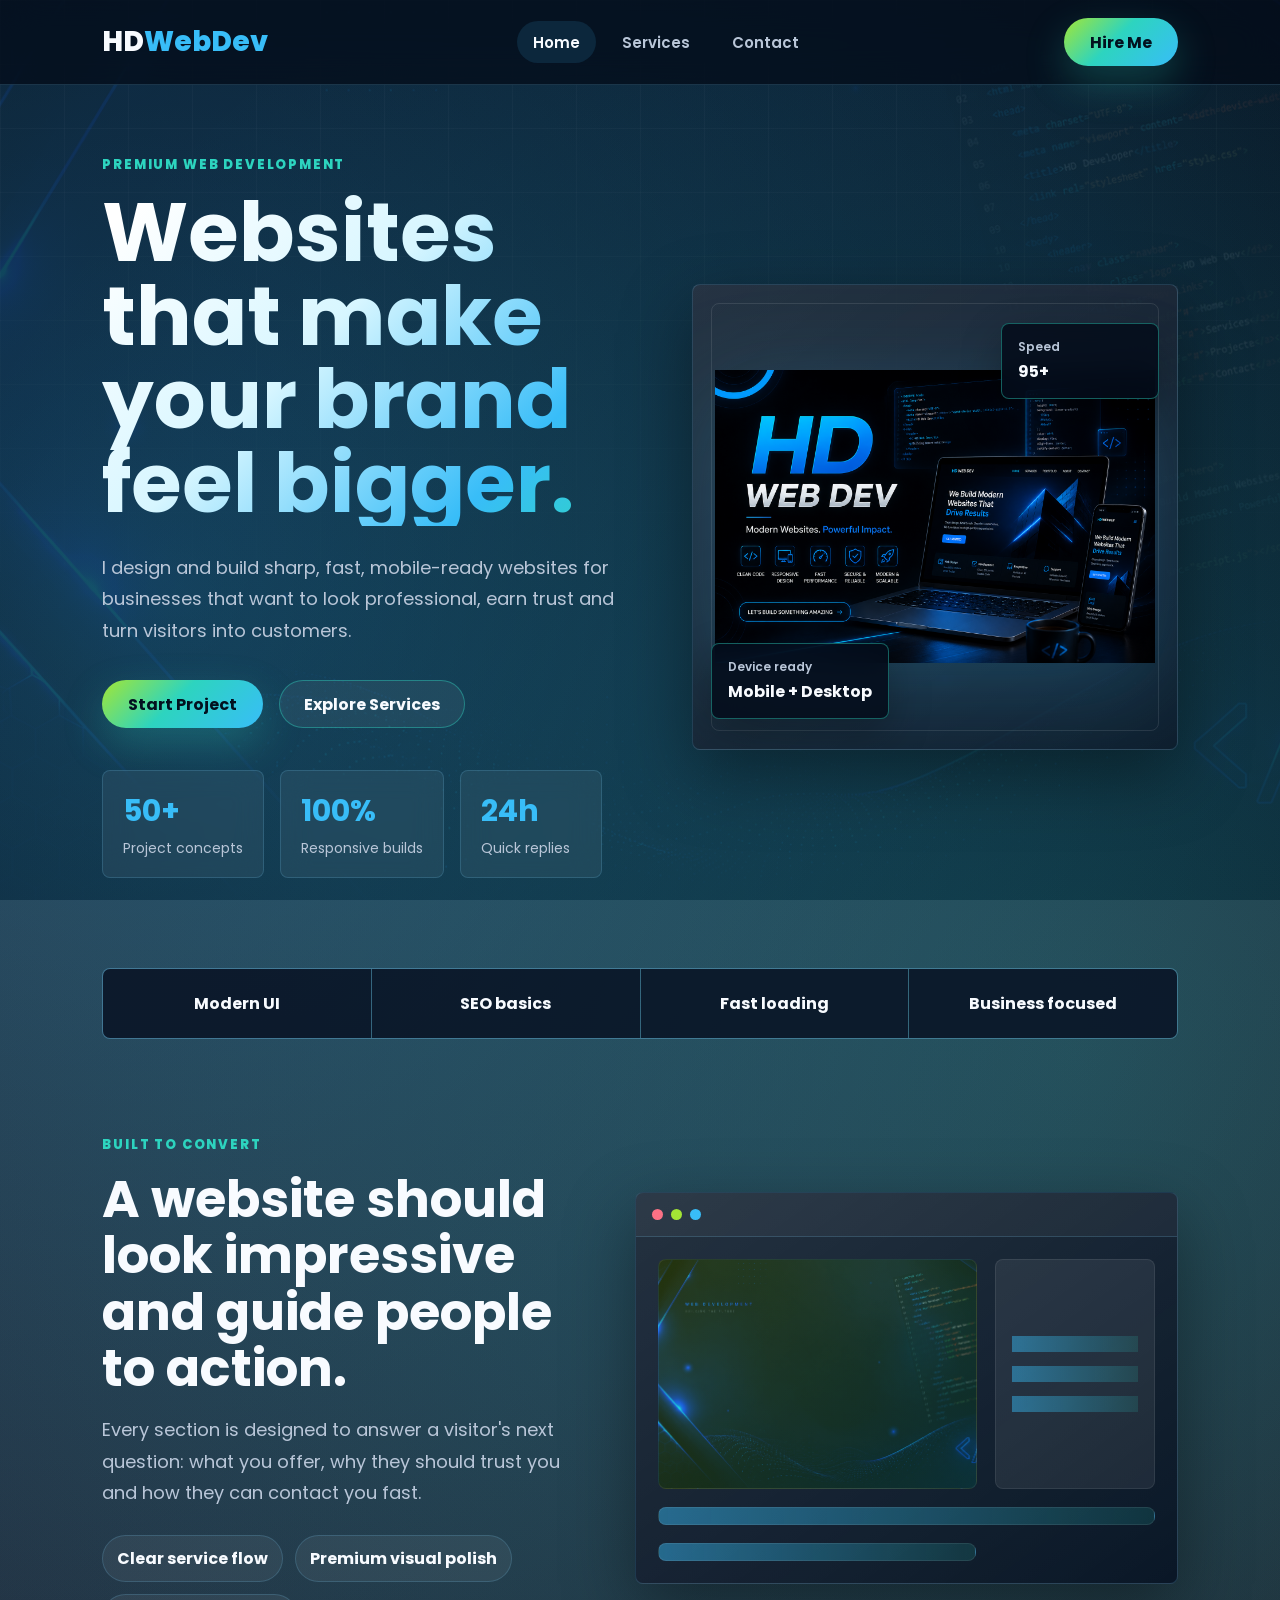
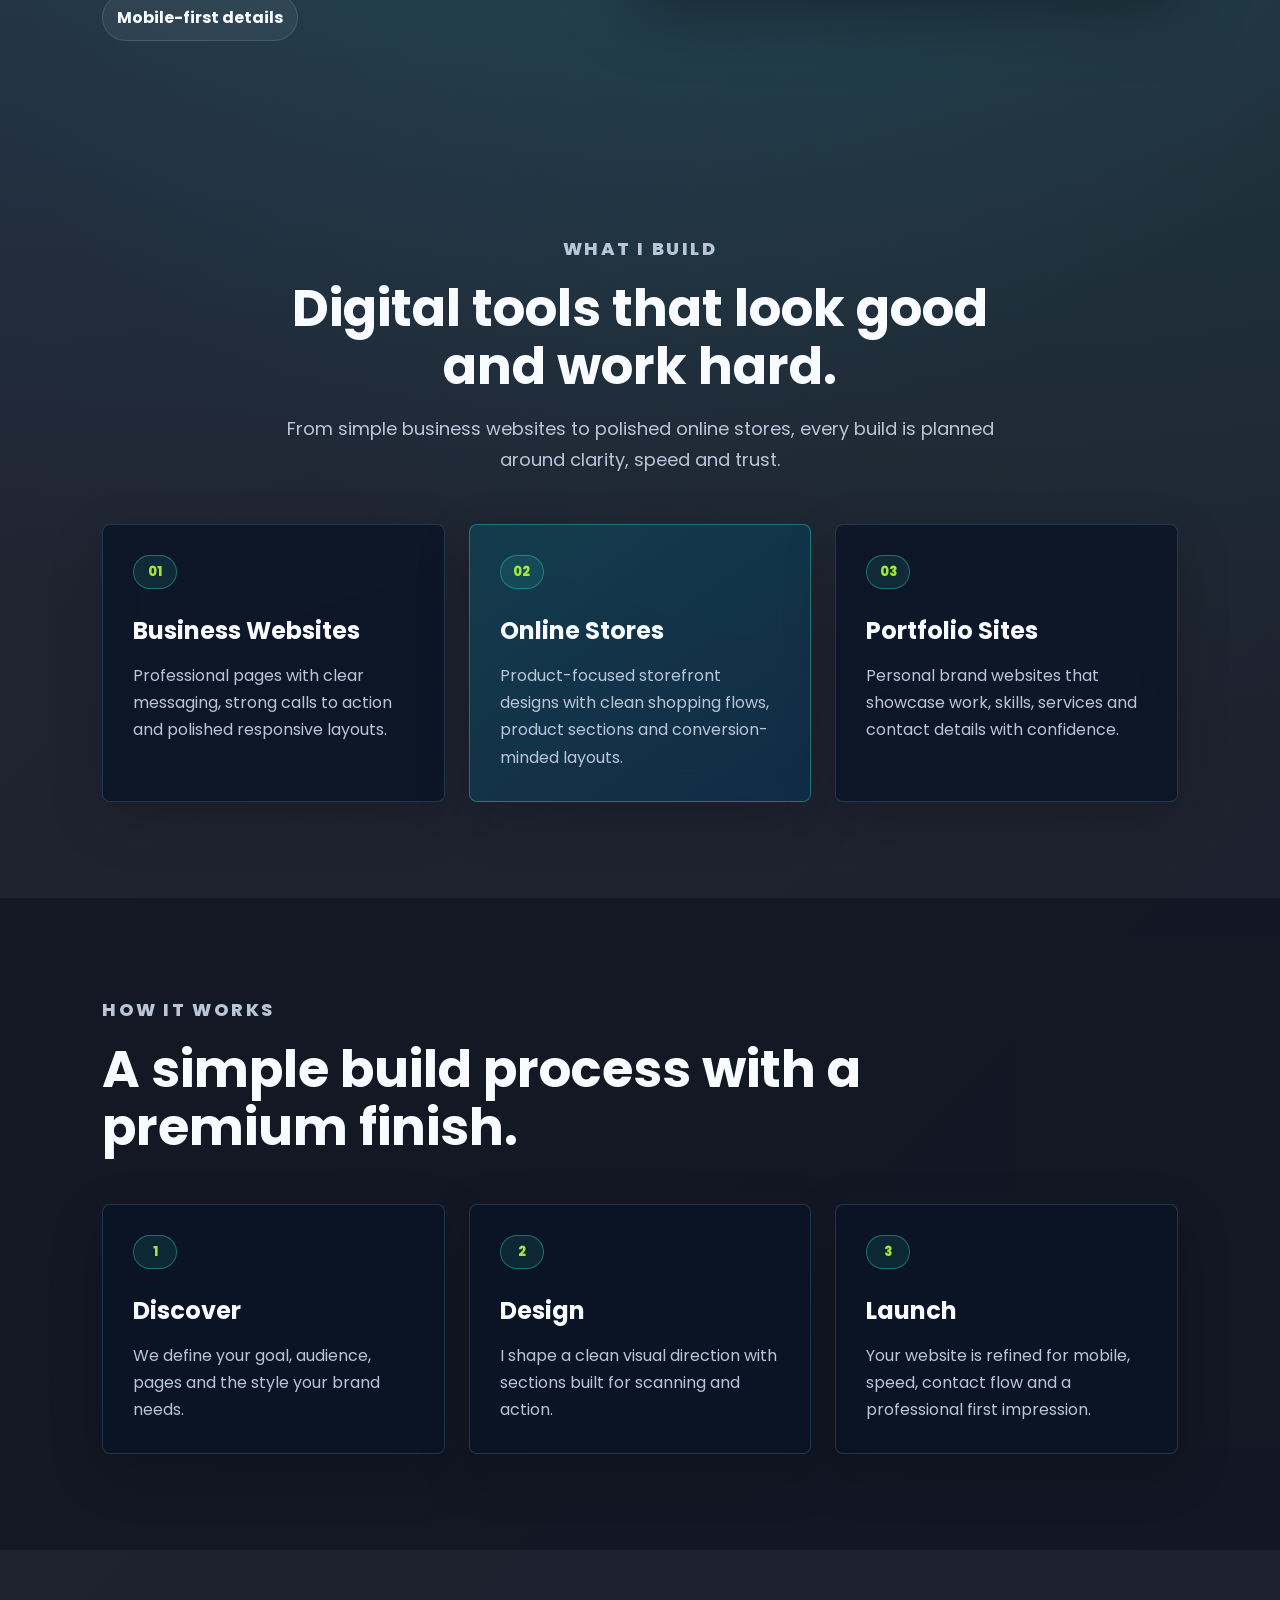
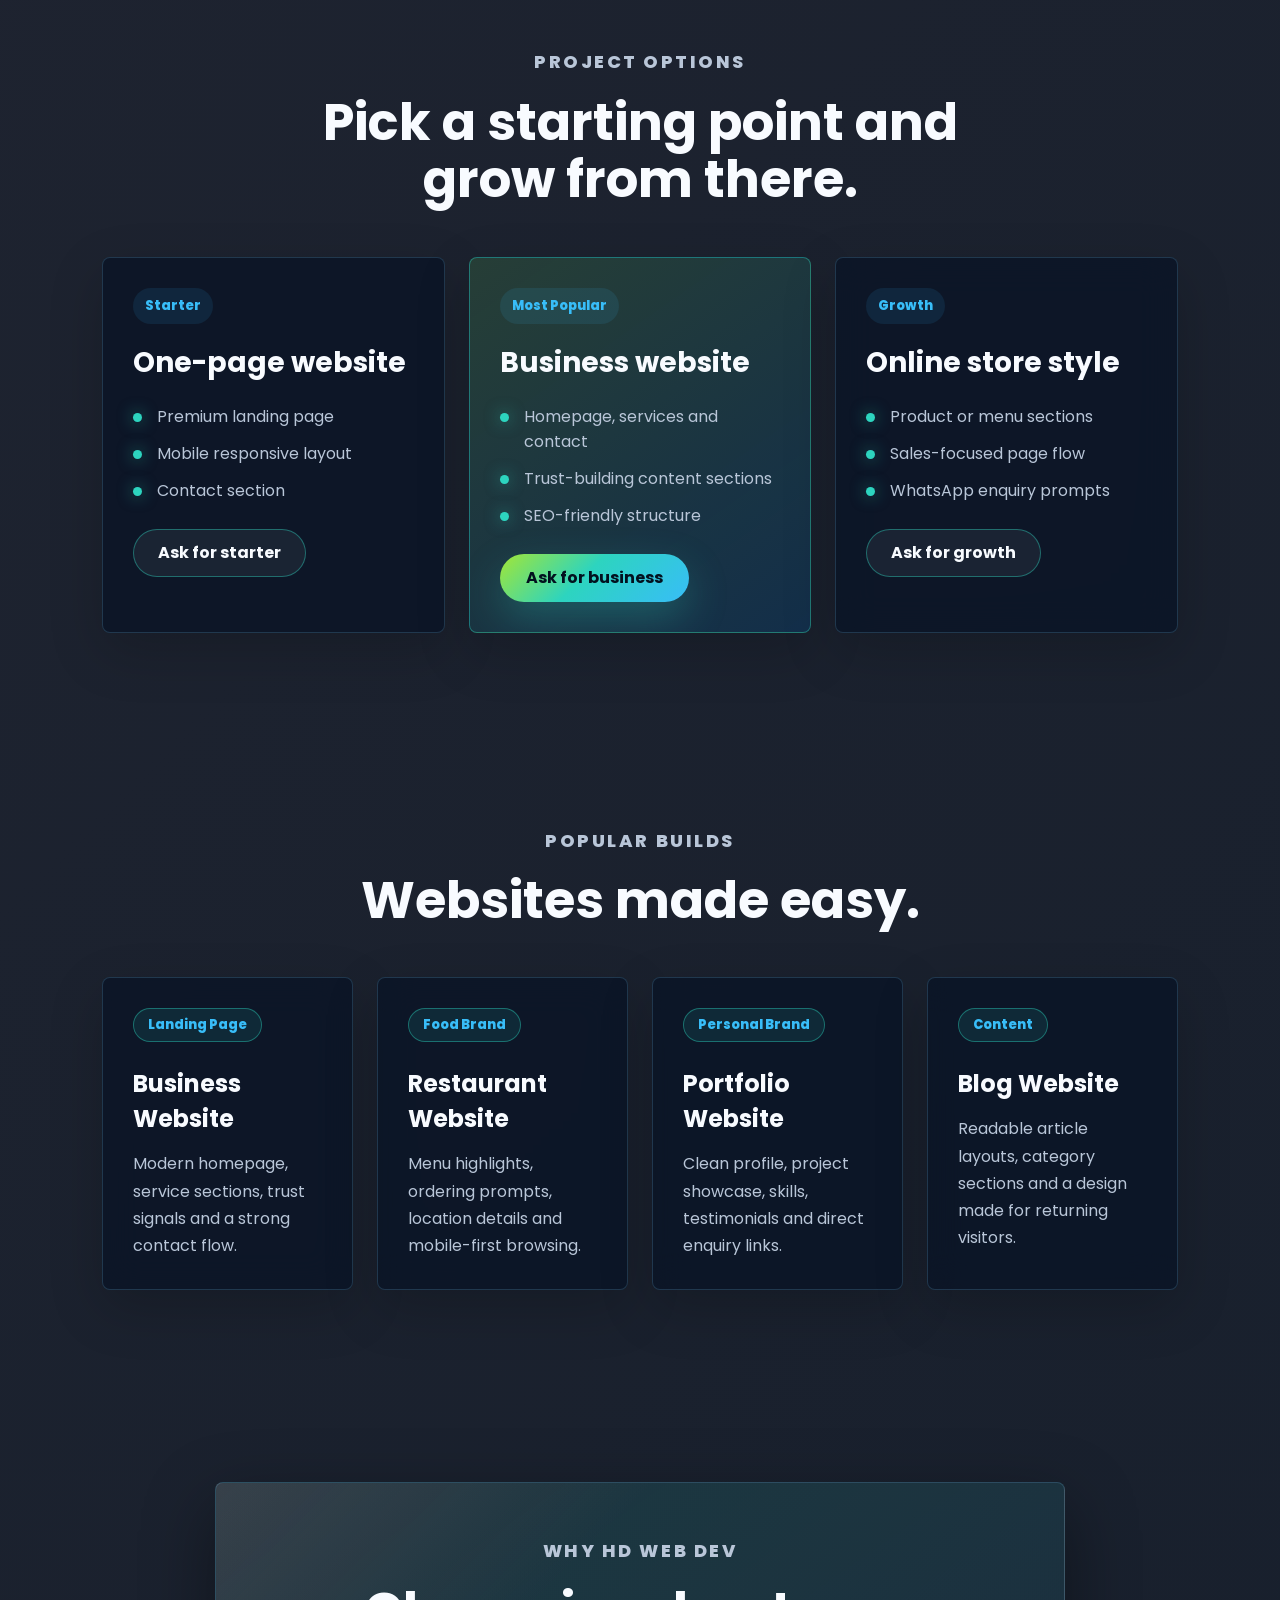
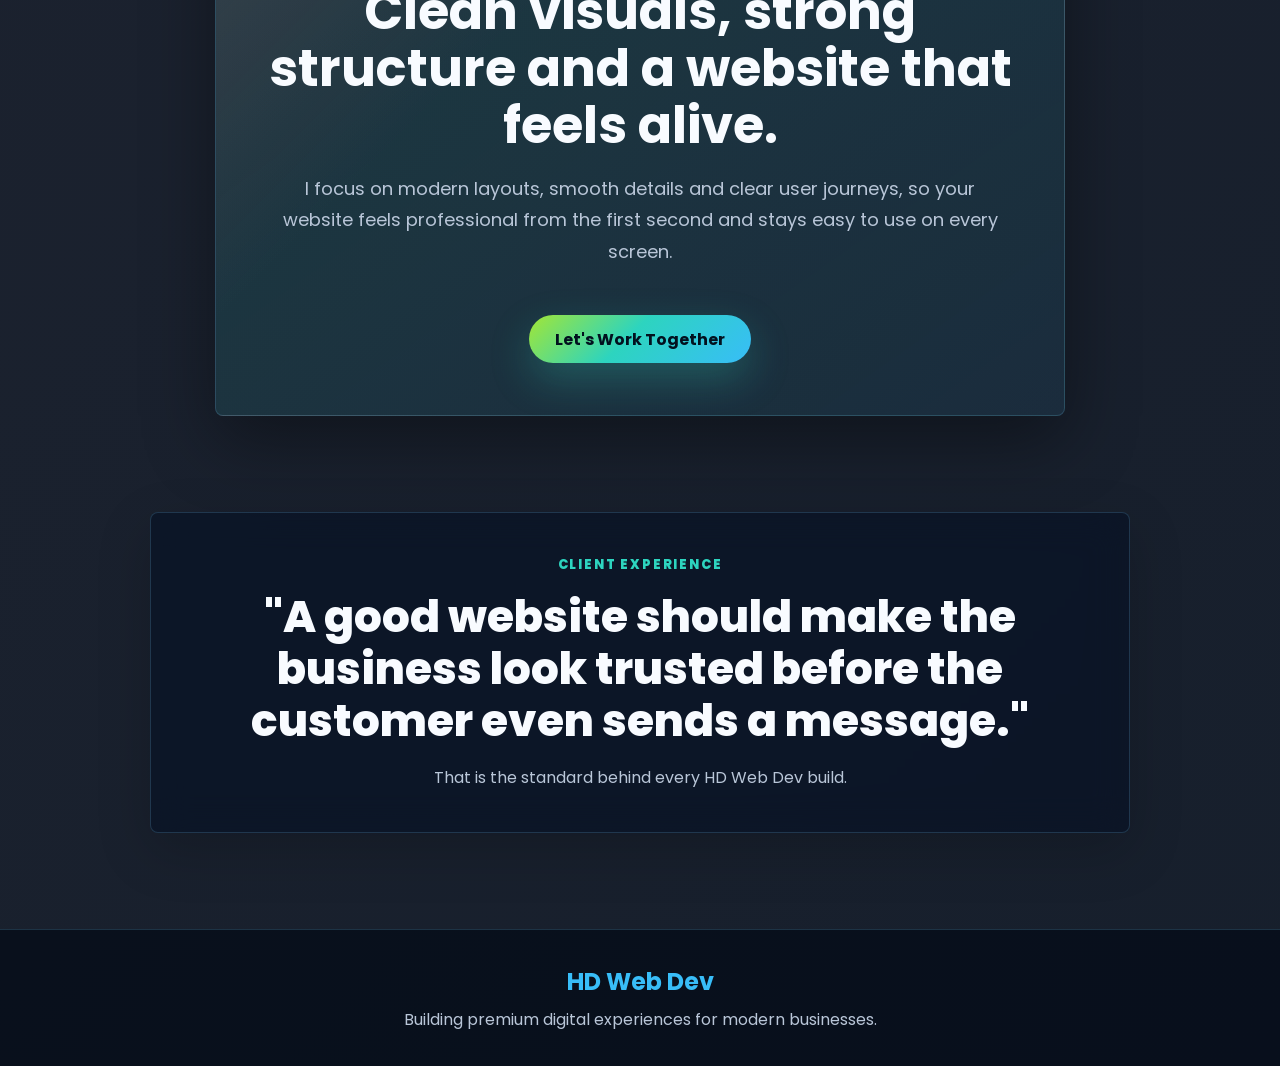
<file: index.html>
<!DOCTYPE html>
<html lang="en">
<head>
<meta charset="UTF-8">
<meta name="viewport" content="width=device-width, initial-scale=1.0">
<title>HD Web Dev | Premium Websites</title>
<meta name="description" content="HD Web Dev builds fast, responsive and modern websites for businesses, brands and online stores.">
<link rel="preconnect" href="https://fonts.googleapis.com">
<link rel="preconnect" href="https://fonts.gstatic.com" crossorigin>
<link href="https://fonts.googleapis.com/css2?family=Poppins:wght@300;400;500;600;700;800&display=swap" rel="stylesheet">
<link rel="stylesheet" href="style.css">
</head>
<body>

<header class="site-header">
    <nav class="navbar" aria-label="Main navigation">
        <a class="logo" href="index.html" aria-label="HD Web Dev home">HD<span>WebDev</span></a>

        <button class="menu-toggle" type="button" aria-label="Open menu" aria-expanded="false" aria-controls="primary-navigation">
            <span></span>
            <span></span>
            <span></span>
        </button>

        <ul class="nav-links" id="primary-navigation">
            <li><a href="index.html" aria-current="page">Home</a></li>
            <li><a href="services.html">Services</a></li>
            <li><a href="contact.html">Contact</a></li>
        </ul>

        <a href="contact.html" class="hire-btn">Hire Me</a>
    </nav>
</header>

<main>
    <section class="hero">
        <div class="hero-content">
            <p class="small-title">PREMIUM WEB DEVELOPMENT</p>

            <h1>Websites that make your brand feel bigger.</h1>

            <p class="hero-text">
                I design and build sharp, fast, mobile-ready websites for businesses that want to look professional, earn trust and turn visitors into customers.
            </p>

            <div class="hero-buttons" aria-label="Primary actions">
                <a href="contact.html" class="primary-btn">Start Project</a>
                <a href="services.html" class="secondary-btn">Explore Services</a>
            </div>

            <div class="stats" aria-label="Business highlights">
                <div class="stat-box">
                    <h2><span class="count-up" data-target="50">50</span>+</h2>
                    <p>Project concepts</p>
                </div>

                <div class="stat-box">
                    <h2><span class="count-up" data-target="100">100</span>%</h2>
                    <p>Responsive builds</p>
                </div>

                <div class="stat-box">
                    <h2><span class="count-up" data-target="24">24</span>h</h2>
                    <p>Quick replies</p>
                </div>
            </div>
        </div>

        <div class="hero-showcase" aria-label="Website preview">
            <img src="images/HD WEB DEV.png" alt="HD Web Dev digital design preview">
            <div class="floating-panel panel-top">
                <span>Speed</span>
                <strong>95+</strong>
            </div>
            <div class="floating-panel panel-bottom">
                <span>Device ready</span>
                <strong>Mobile + Desktop</strong>
            </div>
        </div>
    </section>

    <section class="trust-strip" aria-label="Website benefits">
        <span>Modern UI</span>
        <span>SEO basics</span>
        <span>Fast loading</span>
        <span>Business focused</span>
    </section>

    <section class="spotlight-section">
        <div class="spotlight-copy">
            <p class="small-title">BUILT TO CONVERT</p>
            <h2>A website should look impressive and guide people to action.</h2>
            <p>
                Every section is designed to answer a visitor's next question: what you offer, why they should trust you and how they can contact you fast.
            </p>
            <div class="spotlight-list">
                <span>Clear service flow</span>
                <span>Premium visual polish</span>
                <span>Mobile-first details</span>
            </div>
        </div>

        <div class="browser-mockup" aria-label="Website quality dashboard">
            <div class="browser-bar">
                <span></span>
                <span></span>
                <span></span>
            </div>
            <div class="mockup-grid">
                <div class="mockup-main"></div>
                <div class="mockup-side">
                    <span></span>
                    <span></span>
                    <span></span>
                </div>
                <div class="mockup-row"></div>
                <div class="mockup-row short"></div>
            </div>
        </div>
    </section>

    <section class="services">
        <div class="section-title">
            <p class="small-title">WHAT I BUILD</p>
            <h2>Digital tools that look good and work hard.</h2>
            <p>From simple business websites to polished online stores, every build is planned around clarity, speed and trust.</p>
        </div>

        <div class="service-container">
            <article class="service-card">
                <div class="icon">01</div>
                <h3>Business Websites</h3>
                <p>Professional pages with clear messaging, strong calls to action and polished responsive layouts.</p>
            </article>

            <article class="service-card featured-card">
                <div class="icon">02</div>
                <h3>Online Stores</h3>
                <p>Product-focused storefront designs with clean shopping flows, product sections and conversion-minded layouts.</p>
            </article>

            <article class="service-card">
                <div class="icon">03</div>
                <h3>Portfolio Sites</h3>
                <p>Personal brand websites that showcase work, skills, services and contact details with confidence.</p>
            </article>
        </div>
    </section>

    <section class="process-section">
        <div class="section-title align-left">
            <p class="small-title">HOW IT WORKS</p>
            <h2>A simple build process with a premium finish.</h2>
        </div>

        <div class="process-grid">
            <article>
                <span>1</span>
                <h3>Discover</h3>
                <p>We define your goal, audience, pages and the style your brand needs.</p>
            </article>
            <article>
                <span>2</span>
                <h3>Design</h3>
                <p>I shape a clean visual direction with sections built for scanning and action.</p>
            </article>
            <article>
                <span>3</span>
                <h3>Launch</h3>
                <p>Your website is refined for mobile, speed, contact flow and a professional first impression.</p>
            </article>
        </div>
    </section>

    <section class="pricing-section">
        <div class="section-title">
            <p class="small-title">PROJECT OPTIONS</p>
            <h2>Pick a starting point and grow from there.</h2>
        </div>

        <div class="pricing-grid">
            <article class="pricing-card">
                <p>Starter</p>
                <h3>One-page website</h3>
                <ul>
                    <li>Premium landing page</li>
                    <li>Mobile responsive layout</li>
                    <li>Contact section</li>
                </ul>
                <a href="contact.html" class="service-link">Ask for starter</a>
            </article>

            <article class="pricing-card popular">
                <p>Most Popular</p>
                <h3>Business website</h3>
                <ul>
                    <li>Homepage, services and contact</li>
                    <li>Trust-building content sections</li>
                    <li>SEO-friendly structure</li>
                </ul>
                <a href="contact.html" class="primary-btn">Ask for business</a>
            </article>

            <article class="pricing-card">
                <p>Growth</p>
                <h3>Online store style</h3>
                <ul>
                    <li>Product or menu sections</li>
                    <li>Sales-focused page flow</li>
                    <li>WhatsApp enquiry prompts</li>
                </ul>
                <a href="contact.html" class="service-link">Ask for growth</a>
            </article>
        </div>
    </section>

    <section id="projects" class="projects">
        <div class="section-title">
            <p class="small-title">POPULAR BUILDS</p>
            <h2>Websites made easy.</h2>
        </div>

        <div class="project-grid">
            <article class="project-card">
                <span>Landing Page</span>
                <h3>Business Website</h3>
                <p>Modern homepage, service sections, trust signals and a strong contact flow.</p>
            </article>

            <article class="project-card">
                <span>Food Brand</span>
                <h3>Restaurant Website</h3>
                <p>Menu highlights, ordering prompts, location details and mobile-first browsing.</p>
            </article>

            <article class="project-card">
                <span>Personal Brand</span>
                <h3>Portfolio Website</h3>
                <p>Clean profile, project showcase, skills, testimonials and direct enquiry links.</p>
            </article>

            <article class="project-card">
                <span>Content</span>
                <h3>Blog Website</h3>
                <p>Readable article layouts, category sections and a design made for returning visitors.</p>
            </article>
        </div>
    </section>

    <section class="about">
        <div class="about-content">
            <p class="small-title">WHY HD WEB DEV</p>
            <h2>Clean visuals, strong structure and a website that feels alive.</h2>
            <p>
                I focus on modern layouts, smooth details and clear user journeys, so your website feels professional from the first second and stays easy to use on every screen.
            </p>
            <a href="contact.html" class="primary-btn">Let's Work Together</a>
        </div>
    </section>

    <section class="testimonial-section">
        <div class="testimonial-card">
            <p class="small-title">CLIENT EXPERIENCE</p>
            <blockquote>
                "A good website should make the business look trusted before the customer even sends a message."
            </blockquote>
            <p>That is the standard behind every HD Web Dev build.</p>
        </div>
    </section>
</main>

<footer>
    <h2>HD Web Dev</h2>
    <p>Building premium digital experiences for modern businesses.</p>
</footer>

<script src="script.js"></script>
</body>
</html>
</file>
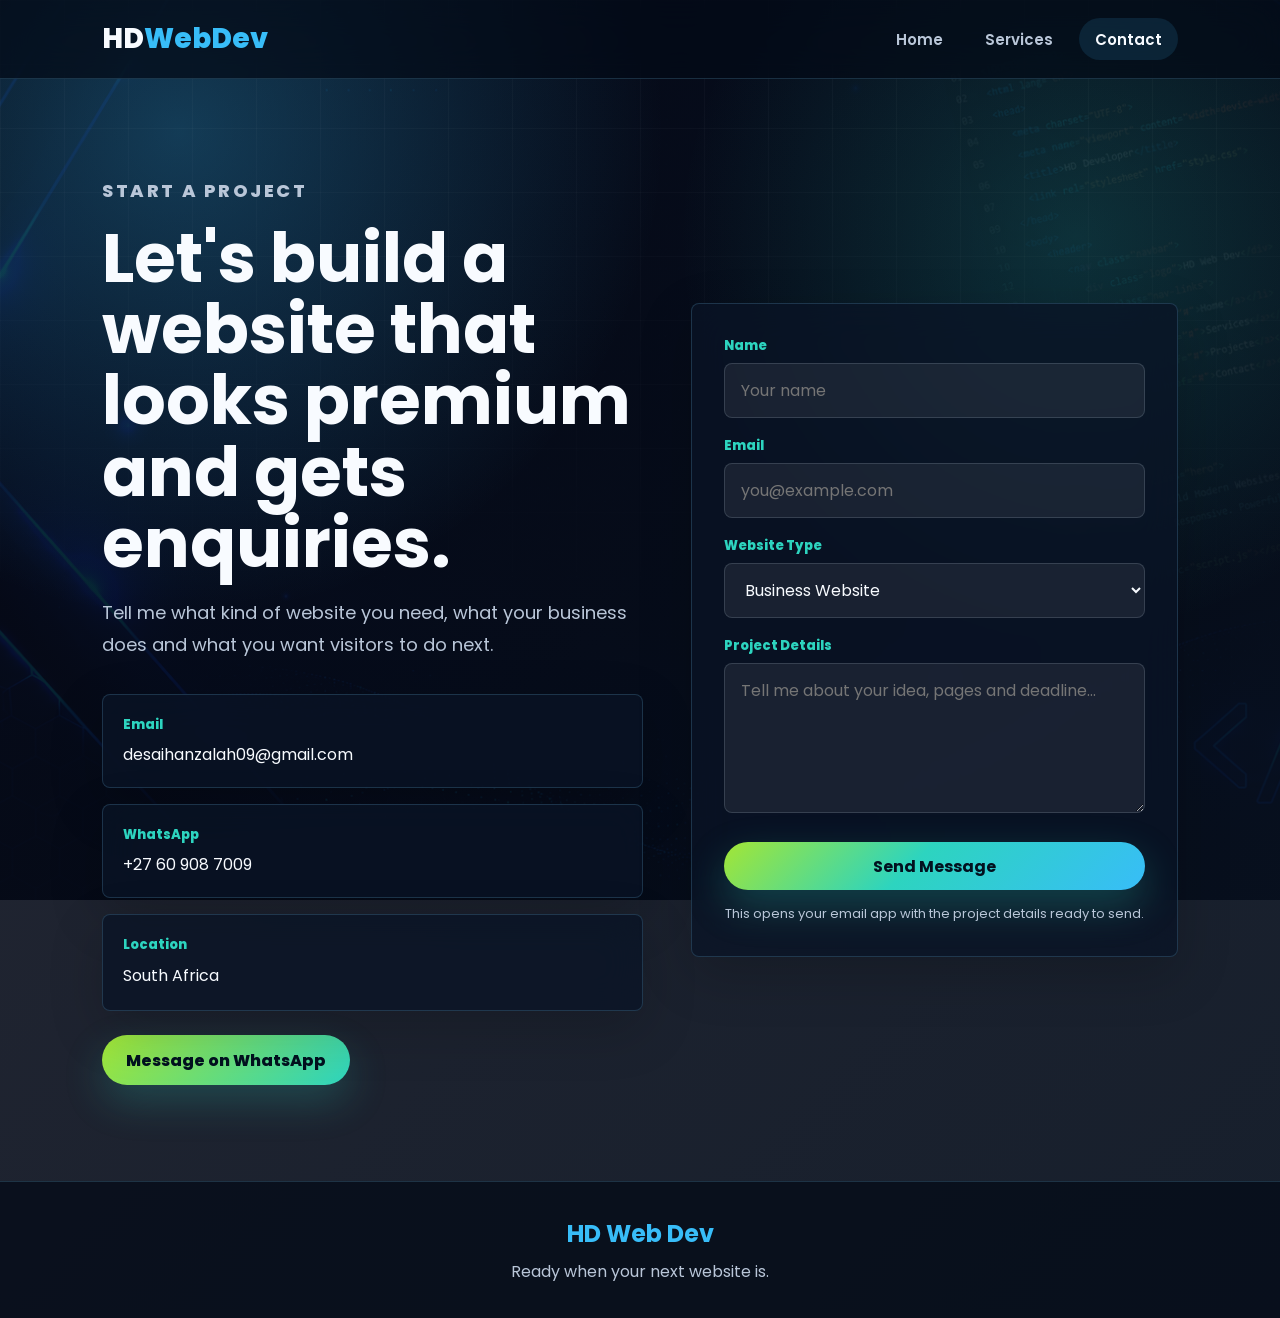
<file: contact.html>
<!DOCTYPE html>
<html lang="en">
<head>
<meta charset="UTF-8">
<meta name="viewport" content="width=device-width, initial-scale=1.0">
<title>Contact | HD Web Dev</title>
<meta name="description" content="Contact HD Web Dev for business websites, portfolio websites, online stores and responsive web design.">
<link rel="preconnect" href="https://fonts.googleapis.com">
<link rel="preconnect" href="https://fonts.gstatic.com" crossorigin>
<link href="https://fonts.googleapis.com/css2?family=Poppins:wght@300;400;500;600;700;800&display=swap" rel="stylesheet">
<link rel="stylesheet" href="style.css">
</head>
<body>

<header class="site-header">
    <nav class="navbar" aria-label="Main navigation">
        <a class="logo" href="index.html">HD<span>WebDev</span></a>

        <button class="menu-toggle" type="button" aria-label="Open menu" aria-expanded="false" aria-controls="primary-navigation">
            <span></span>
            <span></span>
            <span></span>
        </button>

        <ul class="nav-links" id="primary-navigation">
            <li><a href="index.html">Home</a></li>
            <li><a href="services.html">Services</a></li>
            <li><a href="contact.html" aria-current="page">Contact</a></li>
        </ul>
    </nav>
</header>

<main>
    <section class="contact-section">
        <div class="contact-container">
            <div class="contact-info">
                <p class="small-title">START A PROJECT</p>
                <h1>Let's build a website that looks premium and gets enquiries.</h1>

                <p>
                    Tell me what kind of website you need, what your business does and what you want visitors to do next.
                </p>

                <div class="info-grid">
                    <div class="info-box">
                        <span>Email</span>
                        <a href="mailto:desaihanzalah09@gmail.com">desaihanzalah09@gmail.com</a>
                    </div>

                    <div class="info-box">
                        <span>WhatsApp</span>
                        <a href="https://wa.me/27609087009">+27 60 908 7009</a>
                    </div>

                    <div class="info-box">
                        <span>Location</span>
                        <p>South Africa</p>
                    </div>
                </div>

                <a class="whatsapp-btn" href="https://wa.me/27609087009?text=Hi%20HD%20Web%20Dev%2C%20I%20want%20to%20start%20a%20website%20project.">Message on WhatsApp</a>
            </div>

            <div class="contact-form">
                <form action="mailto:desaihanzalah09@gmail.com" method="post" enctype="text/plain">
                    <label for="name">Name</label>
                    <input id="name" name="name" type="text" placeholder="Your name" required>

                    <label for="email">Email</label>
                    <input id="email" name="email" type="email" placeholder="you@example.com" required>

                    <label for="type">Website Type</label>
                    <select id="type" name="website-type">
                        <option>Business Website</option>
                        <option>Online Store</option>
                        <option>Portfolio Website</option>
                        <option>Restaurant Website</option>
                        <option>Other</option>
                    </select>

                    <label for="message">Project Details</label>
                    <textarea id="message" name="message" placeholder="Tell me about your idea, pages and deadline..." required></textarea>

                    <button type="submit">Send Message</button>
                    <p class="form-note">This opens your email app with the project details ready to send.</p>
                </form>
            </div>
        </div>
    </section>
</main>

<footer>
    <h2>HD Web Dev</h2>
    <p>Ready when your next website is.</p>
</footer>

<script src="script.js"></script>
</body>
</html>
</file>
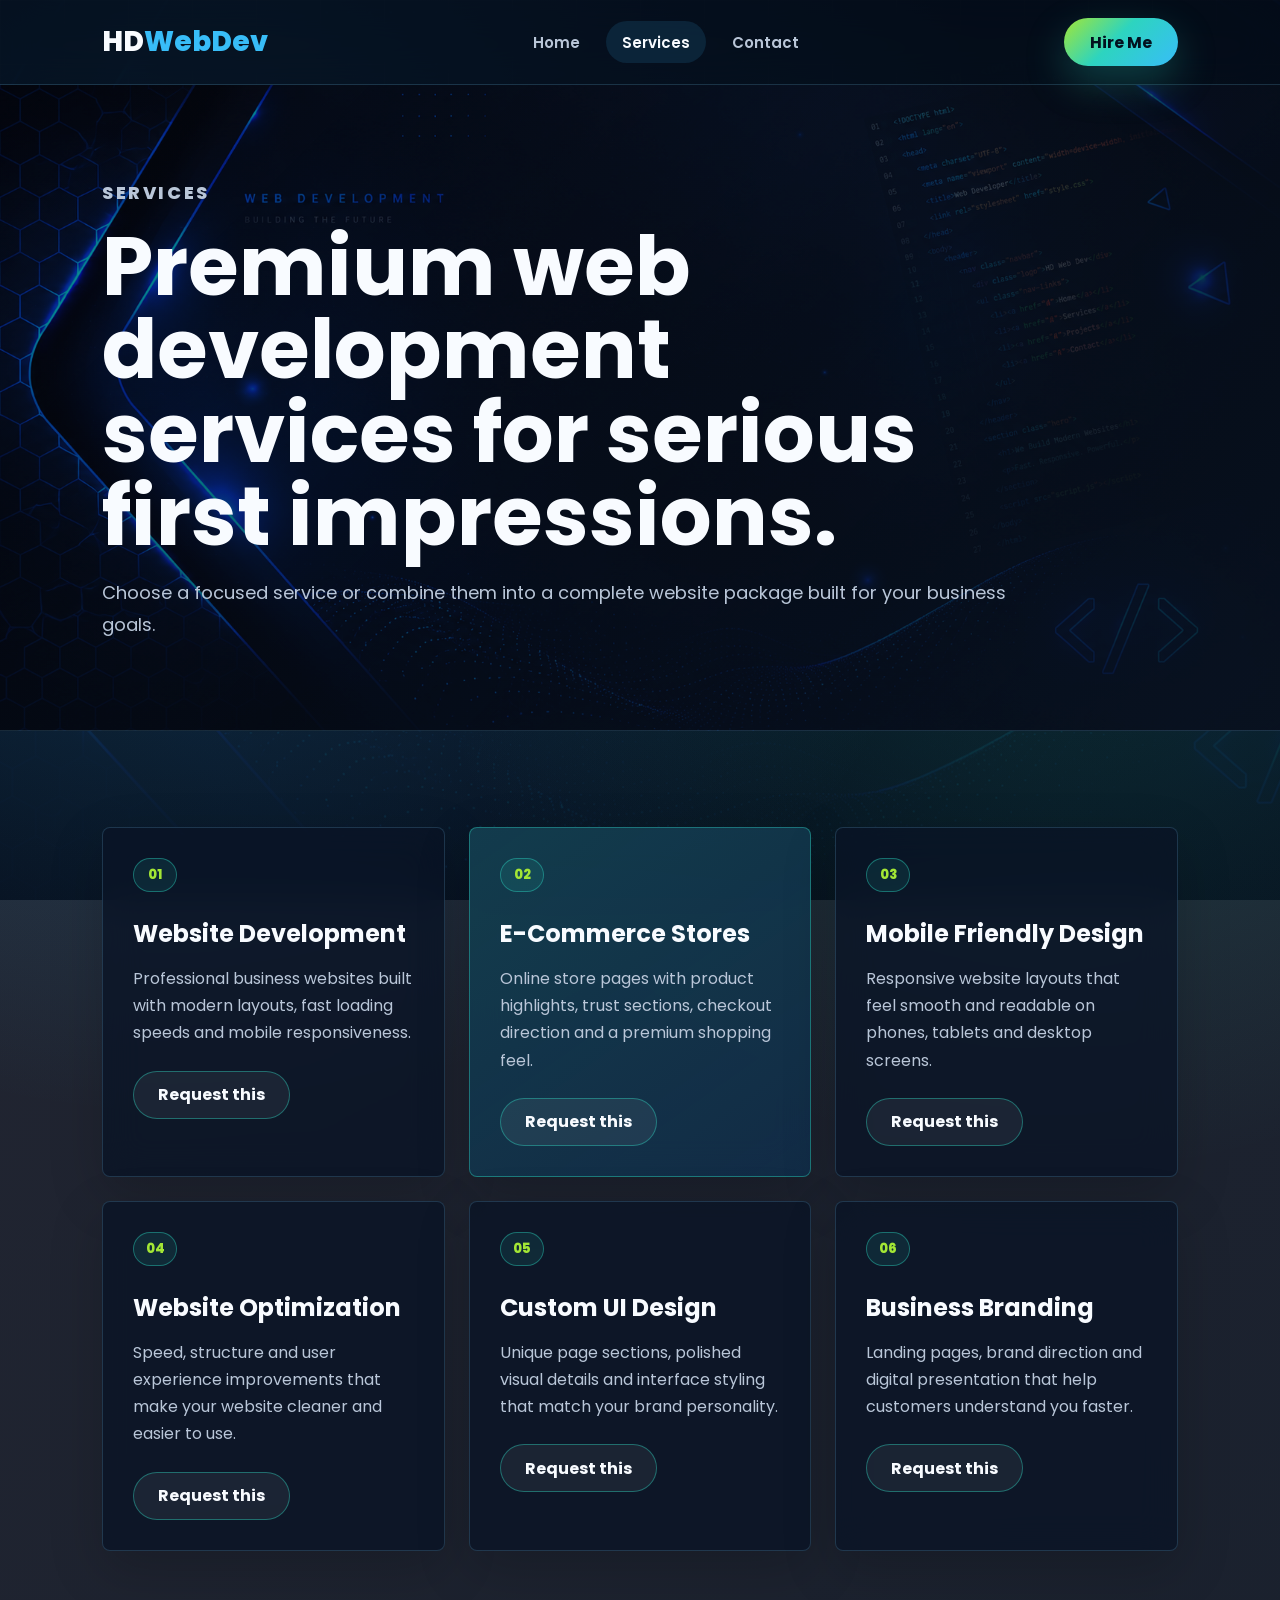
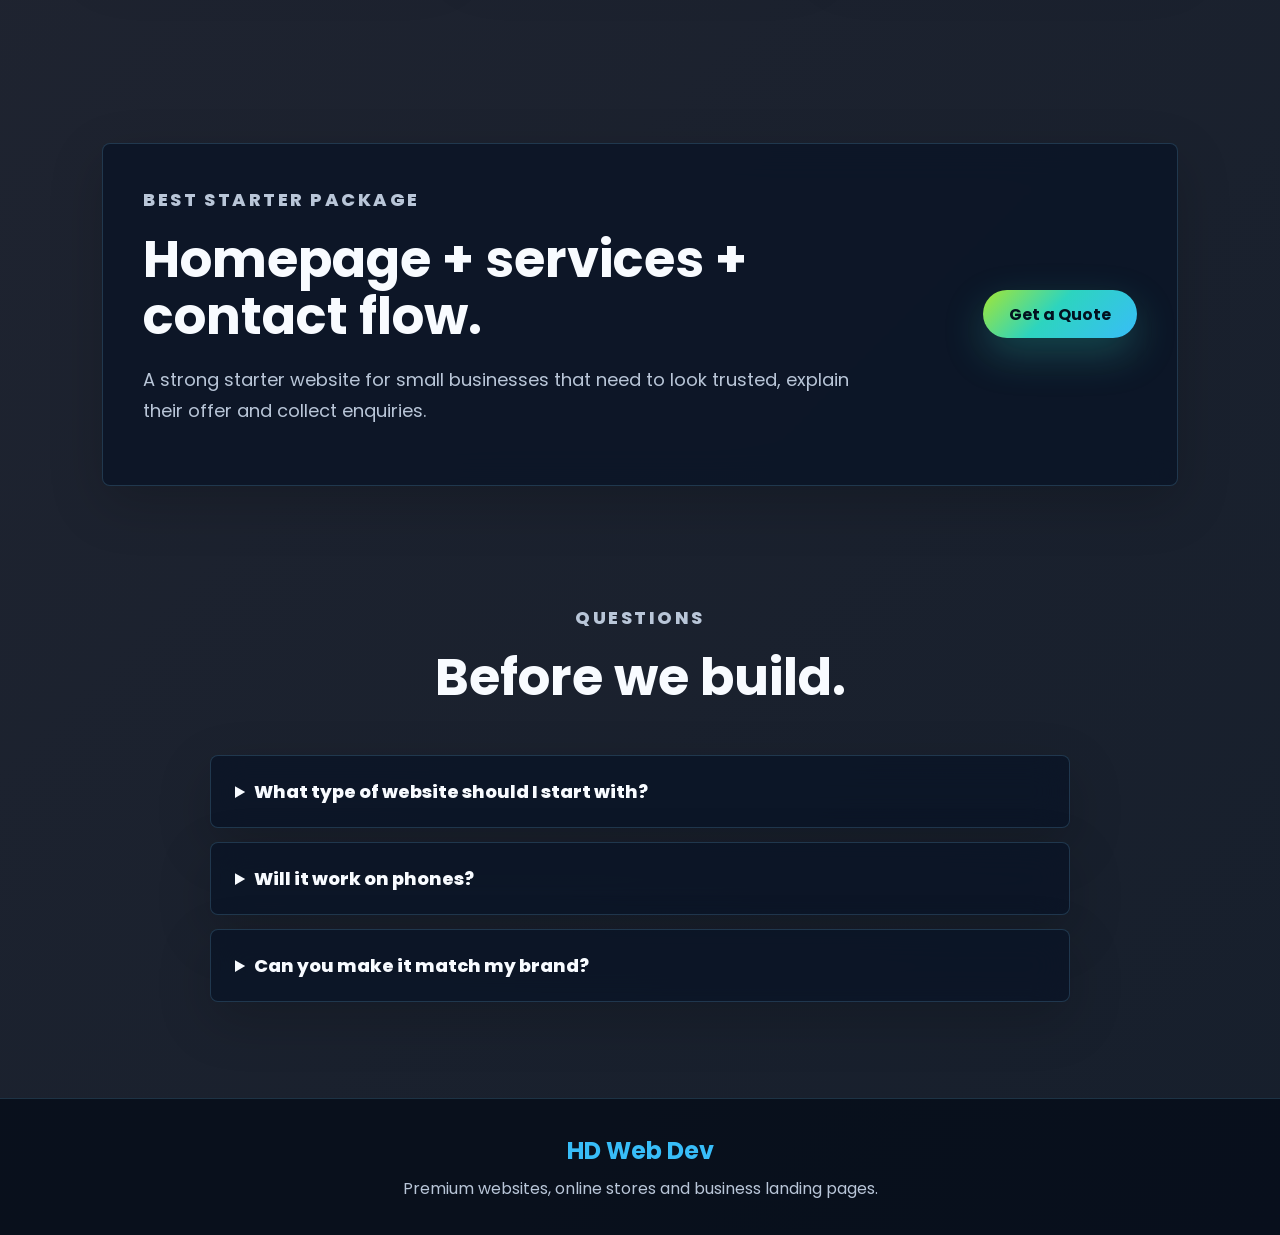
<file: services.html>
<!DOCTYPE html>
<html lang="en">
<head>
<meta charset="UTF-8">
<meta name="viewport" content="width=device-width, initial-scale=1.0">
<title>Services | HD Web Dev</title>
<meta name="description" content="Premium website development, online stores, mobile-friendly design, optimization and branding services from HD Web Dev.">
<link rel="preconnect" href="https://fonts.googleapis.com">
<link rel="preconnect" href="https://fonts.gstatic.com" crossorigin>
<link href="https://fonts.googleapis.com/css2?family=Poppins:wght@300;400;500;600;700;800&display=swap" rel="stylesheet">
<link rel="stylesheet" href="style.css">
</head>
<body>

<header class="site-header">
    <nav class="navbar" aria-label="Main navigation">
        <a class="logo" href="index.html">HD<span>WebDev</span></a>

        <button class="menu-toggle" type="button" aria-label="Open menu" aria-expanded="false" aria-controls="primary-navigation">
            <span></span>
            <span></span>
            <span></span>
        </button>

        <ul class="nav-links" id="primary-navigation">
            <li><a href="index.html">Home</a></li>
            <li><a href="services.html" aria-current="page">Services</a></li>
            <li><a href="contact.html">Contact</a></li>
        </ul>

        <a href="contact.html" class="hire-btn">Hire Me</a>
    </nav>
</header>

<main>
    <section class="page-hero services-hero">
        <div>
            <p class="small-title">SERVICES</p>
            <h1>Premium web development services for serious first impressions.</h1>
            <p>
                Choose a focused service or combine them into a complete website package built for your business goals.
            </p>
        </div>
    </section>

    <section class="services-section">
        <div class="services-container">
            <article class="service-card">
                <div class="icon">01</div>
                <h3>Website Development</h3>
                <p>Professional business websites built with modern layouts, fast loading speeds and mobile responsiveness.</p>
                <a class="service-link" href="contact.html">Request this</a>
            </article>

            <article class="service-card featured-card">
                <div class="icon">02</div>
                <h3>E-Commerce Stores</h3>
                <p>Online store pages with product highlights, trust sections, checkout direction and a premium shopping feel.</p>
                <a class="service-link" href="contact.html">Request this</a>
            </article>

            <article class="service-card">
                <div class="icon">03</div>
                <h3>Mobile Friendly Design</h3>
                <p>Responsive website layouts that feel smooth and readable on phones, tablets and desktop screens.</p>
                <a class="service-link" href="contact.html">Request this</a>
            </article>

            <article class="service-card">
                <div class="icon">04</div>
                <h3>Website Optimization</h3>
                <p>Speed, structure and user experience improvements that make your website cleaner and easier to use.</p>
                <a class="service-link" href="contact.html">Request this</a>
            </article>

            <article class="service-card">
                <div class="icon">05</div>
                <h3>Custom UI Design</h3>
                <p>Unique page sections, polished visual details and interface styling that match your brand personality.</p>
                <a class="service-link" href="contact.html">Request this</a>
            </article>

            <article class="service-card">
                <div class="icon">06</div>
                <h3>Business Branding</h3>
                <p>Landing pages, brand direction and digital presentation that help customers understand you faster.</p>
                <a class="service-link" href="contact.html">Request this</a>
            </article>
        </div>
    </section>

    <section class="package-section">
        <div class="package-panel">
            <div>
                <p class="small-title">BEST STARTER PACKAGE</p>
                <h2>Homepage + services + contact flow.</h2>
                <p>A strong starter website for small businesses that need to look trusted, explain their offer and collect enquiries.</p>
            </div>
            <a href="contact.html" class="primary-btn">Get a Quote</a>
        </div>
    </section>

    <section class="faq-section">
        <div class="section-title">
            <p class="small-title">QUESTIONS</p>
            <h2>Before we build.</h2>
        </div>

        <div class="faq-list">
            <details>
                <summary>What type of website should I start with?</summary>
                <p>A homepage, services page and contact page is the strongest starter setup for most small businesses.</p>
            </details>

            <details>
                <summary>Will it work on phones?</summary>
                <p>Yes. Every layout is planned for mobile, tablet and desktop so visitors can contact you from any screen.</p>
            </details>

            <details>
                <summary>Can you make it match my brand?</summary>
                <p>Yes. Colors, sections, images and wording can be shaped around your business style and audience.</p>
            </details>
        </div>
    </section>
</main>

<footer>
    <h2>HD Web Dev</h2>
    <p>Premium websites, online stores and business landing pages.</p>
</footer>

<script src="script.js"></script>
</body>
</html>
</file>
<file: style.css>
:root {
    --bg: #050816;
    --bg-2: #08111f;
    --panel: rgba(9, 20, 38, 0.78);
    --panel-strong: rgba(14, 31, 56, 0.94);
    --line: rgba(125, 211, 252, 0.18);
    --line-strong: rgba(45, 212, 191, 0.42);
    --text: #f8fbff;
    --muted: #b9c6d8;
    --cyan: #38bdf8;
    --teal: #2dd4bf;
    --lime: #a3e635;
    --rose: #fb7185;
    --shadow: 0 24px 70px rgba(0, 0, 0, 0.38);
}

* {
    box-sizing: border-box;
}

html {
    scroll-behavior: smooth;
}

body {
    margin: 0;
    min-height: 100vh;
    font-family: "Poppins", Arial, Helvetica, sans-serif;
    color: var(--text);
    background:
        radial-gradient(circle at 14% 10%, rgba(56, 189, 248, 0.28), transparent 30%),
        radial-gradient(circle at 84% 18%, rgba(45, 212, 191, 0.18), transparent 26%),
        linear-gradient(135deg, rgba(5, 8, 22, 0.88), rgba(8, 17, 31, 0.94)),
        url("images/Background 2.png") center / cover fixed;
    overflow-x: hidden;
}

body::before {
    content: "";
    position: fixed;
    inset: 0;
    z-index: -1;
    pointer-events: none;
    background-image:
        linear-gradient(rgba(255, 255, 255, 0.035) 1px, transparent 1px),
        linear-gradient(90deg, rgba(255, 255, 255, 0.035) 1px, transparent 1px);
    background-size: 64px 64px;
    mask-image: linear-gradient(to bottom, rgba(0, 0, 0, 0.9), transparent 78%);
}

img {
    display: block;
    max-width: 100%;
}

a {
    color: inherit;
}

.site-header {
    position: sticky;
    top: 0;
    z-index: 1000;
}

.navbar {
    display: flex;
    justify-content: space-between;
    align-items: center;
    gap: 24px;
    padding: 18px 8%;
    background: rgba(4, 10, 23, 0.72);
    border-bottom: 1px solid var(--line);
    backdrop-filter: blur(18px);
}

.logo {
    color: var(--text);
    font-size: 28px;
    font-weight: 800;
    text-decoration: none;
    white-space: nowrap;
}

.logo span {
    color: var(--cyan);
}

.nav-links {
    display: flex;
    align-items: center;
    justify-content: center;
    gap: 10px;
    padding: 0;
    margin: 0;
    list-style: none;
}

.nav-links a {
    display: inline-flex;
    min-height: 42px;
    align-items: center;
    padding: 0 16px;
    border-radius: 999px;
    color: var(--muted);
    font-size: 15px;
    font-weight: 600;
    text-decoration: none;
    transition: color 180ms ease, background 180ms ease, transform 180ms ease;
}

.nav-links a:hover,
.nav-links a[aria-current="page"] {
    color: var(--text);
    background: rgba(56, 189, 248, 0.12);
}

.nav-links a:hover {
    transform: translateY(-2px);
}

.menu-toggle {
    display: none;
    width: 46px;
    height: 46px;
    align-items: center;
    justify-content: center;
    flex-direction: column;
    gap: 5px;
    border: 1px solid var(--line);
    border-radius: 8px;
    background: rgba(255, 255, 255, 0.06);
    cursor: pointer;
}

.menu-toggle span {
    width: 20px;
    height: 2px;
    border-radius: 999px;
    background: var(--text);
    transition: transform 180ms ease, opacity 180ms ease;
}

.nav-open .menu-toggle span:nth-child(1) {
    transform: translateY(7px) rotate(45deg);
}

.nav-open .menu-toggle span:nth-child(2) {
    opacity: 0;
}

.nav-open .menu-toggle span:nth-child(3) {
    transform: translateY(-7px) rotate(-45deg);
}

.hire-btn,
.primary-btn,
.secondary-btn,
.service-link,
.contact-form button {
    display: inline-flex;
    min-height: 48px;
    align-items: center;
    justify-content: center;
    border: 0;
    border-radius: 999px;
    font: inherit;
    font-weight: 700;
    text-decoration: none;
    cursor: pointer;
    transition: transform 180ms ease, box-shadow 180ms ease, background 180ms ease, border-color 180ms ease;
}

.hire-btn,
.primary-btn,
.contact-form button {
    padding: 0 26px;
    color: #02111f;
    background: linear-gradient(135deg, var(--lime), var(--teal) 45%, var(--cyan));
    box-shadow: 0 16px 40px rgba(45, 212, 191, 0.26);
}

.secondary-btn,
.service-link {
    padding: 0 24px;
    color: var(--text);
    border: 1px solid var(--line-strong);
    background: rgba(255, 255, 255, 0.06);
}

.hire-btn:hover,
.primary-btn:hover,
.secondary-btn:hover,
.service-link:hover,
.contact-form button:hover {
    transform: translateY(-3px);
    box-shadow: 0 20px 48px rgba(56, 189, 248, 0.26);
}

.hero {
    display: grid;
    grid-template-columns: minmax(0, 1.05fr) minmax(320px, 0.95fr);
    gap: 52px;
    align-items: center;
    min-height: calc(100vh - 78px);
    padding: 70px 8% 90px;
}

.hero-content {
    max-width: 720px;
}

.small-title {
    margin: 0 0 16px;
    color: var(--teal);
    font-size: 13px;
    font-weight: 800;
    letter-spacing: 0.14em;
}

.hero h1,
.page-hero h1 {
    max-width: 900px;
    margin: 0;
    font-size: clamp(44px, 7vw, 82px);
    line-height: 1.02;
    letter-spacing: 0;
}

.hero h1 {
    background: linear-gradient(135deg, #ffffff 5%, #d7f6ff 42%, var(--cyan) 78%, var(--teal));
    -webkit-background-clip: text;
    background-clip: text;
    color: transparent;
}

.hero-text,
.page-hero p,
.section-title p,
.about p,
.package-panel p,
.contact-info p {
    color: var(--muted);
    font-size: 18px;
    line-height: 1.75;
}

.hero-text {
    max-width: 650px;
    margin: 26px 0 34px;
}

.hero-buttons,
.stats {
    display: flex;
    flex-wrap: wrap;
    gap: 16px;
}

.stats {
    margin-top: 42px;
}

.stat-box {
    min-width: 142px;
    padding: 18px 20px;
    border: 1px solid var(--line);
    border-radius: 8px;
    background: rgba(255, 255, 255, 0.06);
    backdrop-filter: blur(14px);
}

.stat-box h2 {
    margin: 0;
    color: var(--cyan);
    font-size: 30px;
}

.stat-box p {
    margin: 4px 0 0;
    color: var(--muted);
    font-size: 14px;
}

.hero-showcase {
    position: relative;
    isolation: isolate;
    min-height: 460px;
    padding: 22px;
    border: 1px solid var(--line);
    border-radius: 8px;
    background:
        linear-gradient(145deg, rgba(255, 255, 255, 0.12), rgba(255, 255, 255, 0.025)),
        rgba(7, 17, 34, 0.78);
    box-shadow: var(--shadow);
    overflow: hidden;
}

.hero-showcase::before {
    content: "";
    position: absolute;
    inset: 18px;
    z-index: -1;
    border: 1px solid rgba(255, 255, 255, 0.1);
    border-radius: 8px;
}

.hero-showcase img {
    width: 100%;
    height: 420px;
    object-fit: contain;
    filter: drop-shadow(0 24px 50px rgba(56, 189, 248, 0.22));
    animation: float 5s ease-in-out infinite;
}

.floating-panel {
    position: absolute;
    display: grid;
    gap: 3px;
    min-width: 158px;
    padding: 14px 16px;
    border: 1px solid var(--line-strong);
    border-radius: 8px;
    background: rgba(4, 12, 26, 0.86);
    box-shadow: 0 16px 40px rgba(0, 0, 0, 0.28);
    backdrop-filter: blur(14px);
}

.floating-panel span {
    color: var(--muted);
    font-size: 12px;
    font-weight: 600;
}

.floating-panel strong {
    color: var(--text);
    font-size: 16px;
}

.panel-top {
    top: 38px;
    right: 18px;
}

.panel-bottom {
    left: 18px;
    bottom: 30px;
}

.trust-strip {
    display: grid;
    grid-template-columns: repeat(4, 1fr);
    gap: 1px;
    margin: 0 8%;
    border: 1px solid var(--line);
    border-radius: 8px;
    overflow: hidden;
    background: var(--line);
}

.trust-strip span {
    padding: 22px;
    text-align: center;
    color: var(--text);
    font-weight: 700;
    background: rgba(7, 17, 34, 0.88);
}

.services,
.services-section,
.projects,
.process-section,
.about,
.package-section,
.contact-section,
.spotlight-section,
.pricing-section,
.testimonial-section,
.faq-section {
    padding: 96px 8%;
}

.spotlight-section {
    display: grid;
    grid-template-columns: minmax(0, 0.95fr) minmax(320px, 1.05fr);
    gap: 42px;
    align-items: center;
}

.spotlight-copy h2 {
    max-width: 680px;
    margin: 0;
    font-size: clamp(34px, 4vw, 56px);
    line-height: 1.1;
}

.spotlight-copy p:not(.small-title) {
    color: var(--muted);
    font-size: 18px;
    line-height: 1.75;
}

.spotlight-list {
    display: flex;
    flex-wrap: wrap;
    gap: 12px;
    margin-top: 26px;
}

.spotlight-list span {
    padding: 10px 14px;
    border: 1px solid var(--line);
    border-radius: 999px;
    color: var(--text);
    font-weight: 700;
    background: rgba(255, 255, 255, 0.06);
}

.browser-mockup {
    border: 1px solid var(--line);
    border-radius: 8px;
    background:
        linear-gradient(145deg, rgba(255, 255, 255, 0.1), transparent),
        rgba(7, 17, 34, 0.84);
    box-shadow: var(--shadow);
    overflow: hidden;
}

.browser-bar {
    display: flex;
    gap: 8px;
    padding: 16px;
    border-bottom: 1px solid var(--line);
    background: rgba(255, 255, 255, 0.04);
}

.browser-bar span {
    width: 11px;
    height: 11px;
    border-radius: 999px;
    background: var(--rose);
}

.browser-bar span:nth-child(2) {
    background: var(--lime);
}

.browser-bar span:nth-child(3) {
    background: var(--cyan);
}

.mockup-grid {
    display: grid;
    grid-template-columns: 1.4fr 0.7fr;
    gap: 18px;
    padding: 22px;
}

.mockup-main,
.mockup-side,
.mockup-row {
    border: 1px solid rgba(255, 255, 255, 0.08);
    border-radius: 8px;
    background: rgba(255, 255, 255, 0.07);
}

.mockup-main {
    min-height: 230px;
    background:
        linear-gradient(135deg, rgba(163, 230, 53, 0.22), rgba(45, 212, 191, 0.18)),
        url("images/Background.png") center / cover;
}

.mockup-side {
    display: grid;
    align-content: center;
    gap: 14px;
    padding: 16px;
}

.mockup-side span,
.mockup-row {
    height: 16px;
    background: linear-gradient(90deg, rgba(56, 189, 248, 0.46), rgba(45, 212, 191, 0.14));
}

.mockup-row {
    grid-column: 1 / -1;
    height: 18px;
}

.mockup-row.short {
    width: 64%;
}

.section-title {
    max-width: 760px;
    margin: 0 auto 48px;
    text-align: center;
}

.section-title.align-left {
    margin-left: 0;
    text-align: left;
}

.section-title h2,
.about h2,
.package-panel h2 {
    margin: 0;
    font-size: clamp(34px, 4vw, 54px);
    line-height: 1.12;
}

.section-title p:last-child {
    margin-bottom: 0;
}

.service-container,
.services-container,
.project-grid,
.process-grid {
    display: grid;
    gap: 24px;
}

.service-container {
    grid-template-columns: repeat(3, 1fr);
}

.services-container {
    grid-template-columns: repeat(3, 1fr);
}

.project-grid {
    grid-template-columns: repeat(4, 1fr);
}

.process-grid {
    grid-template-columns: repeat(3, 1fr);
}

.pricing-grid {
    display: grid;
    grid-template-columns: repeat(3, 1fr);
    gap: 24px;
}

.service-card,
.project-card,
.process-grid article,
.pricing-card,
.testimonial-card,
.faq-list details,
.package-panel,
.contact-form,
.info-box {
    border: 1px solid var(--line);
    border-radius: 8px;
    background: var(--panel);
    box-shadow: 0 18px 54px rgba(0, 0, 0, 0.18);
    backdrop-filter: blur(18px);
}

.service-card,
.project-card,
.process-grid article,
.pricing-card {
    position: relative;
    min-height: 250px;
    padding: 30px;
    overflow: hidden;
    transition: transform 200ms ease, border-color 200ms ease, background 200ms ease;
}

.service-card::before,
.project-card::before {
    content: "";
    position: absolute;
    inset: 0;
    border-top: 3px solid transparent;
    background: linear-gradient(135deg, rgba(56, 189, 248, 0.18), transparent 38%);
    opacity: 0;
    transition: opacity 200ms ease;
}

.service-card:hover,
.project-card:hover,
.process-grid article:hover,
.pricing-card:hover {
    transform: translateY(-8px);
    border-color: var(--line-strong);
    background: var(--panel-strong);
}

.service-card:hover::before,
.project-card:hover::before {
    opacity: 1;
}

.featured-card {
    border-color: var(--line-strong);
    background:
        linear-gradient(145deg, rgba(45, 212, 191, 0.16), rgba(56, 189, 248, 0.08)),
        var(--panel-strong);
}

.icon,
.process-grid span,
.project-card span {
    display: inline-flex;
    align-items: center;
    justify-content: center;
    min-width: 44px;
    height: 34px;
    margin-bottom: 24px;
    border: 1px solid var(--line-strong);
    border-radius: 999px;
    color: var(--lime);
    font-size: 13px;
    font-weight: 800;
    background: rgba(45, 212, 191, 0.1);
}

.service-card h3,
.project-card h3,
.process-grid h3 {
    position: relative;
    margin: 0 0 14px;
    color: var(--text);
    font-size: 24px;
}

.service-card p,
.project-card p,
.process-grid p {
    position: relative;
    margin: 0;
    color: var(--muted);
    line-height: 1.7;
}

.pricing-card p:first-child {
    display: inline-flex;
    margin: 0 0 18px;
    padding: 8px 12px;
    border-radius: 999px;
    color: var(--cyan);
    font-size: 13px;
    font-weight: 800;
    background: rgba(56, 189, 248, 0.1);
}

.pricing-card h3 {
    margin: 0 0 20px;
    font-size: 28px;
}

.pricing-card ul {
    display: grid;
    gap: 12px;
    margin: 0 0 26px;
    padding: 0;
    color: var(--muted);
    list-style: none;
}

.pricing-card li {
    position: relative;
    padding-left: 24px;
}

.pricing-card li::before {
    content: "";
    position: absolute;
    top: 9px;
    left: 0;
    width: 9px;
    height: 9px;
    border-radius: 999px;
    background: var(--teal);
    box-shadow: 0 0 16px rgba(45, 212, 191, 0.6);
}

.pricing-card.popular {
    border-color: var(--line-strong);
    transform: translateY(-12px);
    background:
        linear-gradient(145deg, rgba(163, 230, 53, 0.16), rgba(56, 189, 248, 0.1)),
        var(--panel-strong);
}

.service-card .service-link {
    position: relative;
    margin-top: 24px;
}

.process-section {
    background: rgba(2, 8, 18, 0.36);
}

.project-card span {
    width: auto;
    padding: 0 14px;
    color: var(--cyan);
}

.about {
    text-align: center;
}

.about-content {
    max-width: 850px;
    margin: 0 auto;
    padding: 52px;
    border: 1px solid var(--line);
    border-radius: 8px;
    background:
        linear-gradient(135deg, rgba(251, 113, 133, 0.12), transparent 32%),
        linear-gradient(145deg, rgba(45, 212, 191, 0.14), rgba(56, 189, 248, 0.08));
    box-shadow: var(--shadow);
}

.about .primary-btn {
    margin-top: 30px;
}

.testimonial-section {
    padding-top: 0;
}

.testimonial-card {
    max-width: 980px;
    margin: 0 auto;
    padding: 42px;
    text-align: center;
}

.testimonial-card blockquote {
    margin: 0 auto 18px;
    max-width: 780px;
    font-size: clamp(26px, 4vw, 44px);
    font-weight: 800;
    line-height: 1.18;
}

.testimonial-card p:last-child {
    margin: 0;
    color: var(--muted);
}

.page-hero {
    min-height: 430px;
    display: grid;
    align-items: end;
    padding: 92px 8% 72px;
    background:
        linear-gradient(135deg, rgba(5, 8, 22, 0.4), rgba(8, 17, 31, 0.92)),
        url("images/Background.png") center / cover;
    border-bottom: 1px solid var(--line);
}

.page-hero > div {
    max-width: 960px;
}

.page-hero h1 {
    color: var(--text);
}

.package-panel {
    display: flex;
    align-items: center;
    justify-content: space-between;
    gap: 32px;
    padding: 40px;
}

.package-panel > div {
    max-width: 720px;
}

.contact-section {
    min-height: calc(100vh - 78px);
    display: grid;
    align-items: center;
}

.contact-container {
    display: grid;
    grid-template-columns: minmax(0, 1fr) minmax(320px, 0.9fr);
    gap: 48px;
    align-items: center;
}

.contact-info h1 {
    max-width: 720px;
    margin: 0;
    font-size: clamp(40px, 5.5vw, 68px);
    line-height: 1.05;
}

.info-grid {
    display: grid;
    gap: 16px;
    margin-top: 34px;
}

.info-box {
    padding: 20px;
}

.info-box span,
.contact-form label {
    display: block;
    margin-bottom: 7px;
    color: var(--teal);
    font-size: 13px;
    font-weight: 800;
}

.info-box a,
.info-box p {
    margin: 0;
    color: var(--text);
    font-size: 16px;
    text-decoration: none;
    overflow-wrap: anywhere;
}

.whatsapp-btn {
    display: inline-flex;
    min-height: 50px;
    align-items: center;
    justify-content: center;
    margin-top: 24px;
    padding: 0 24px;
    border-radius: 999px;
    color: #02111f;
    font-weight: 800;
    text-decoration: none;
    background: linear-gradient(135deg, var(--lime), var(--teal));
    box-shadow: 0 16px 40px rgba(45, 212, 191, 0.22);
    transition: transform 180ms ease, box-shadow 180ms ease;
}

.whatsapp-btn:hover {
    transform: translateY(-3px);
    box-shadow: 0 20px 48px rgba(45, 212, 191, 0.3);
}

.contact-form {
    padding: 32px;
}

.contact-form input,
.contact-form textarea,
.contact-form select {
    width: 100%;
    min-height: 52px;
    margin-bottom: 18px;
    padding: 14px 16px;
    border: 1px solid rgba(185, 198, 216, 0.18);
    border-radius: 8px;
    outline: none;
    color: var(--text);
    font: inherit;
    background: rgba(255, 255, 255, 0.07);
    transition: border-color 180ms ease, box-shadow 180ms ease;
}

.contact-form textarea {
    min-height: 150px;
    resize: vertical;
}

.contact-form input:focus,
.contact-form textarea:focus,
.contact-form select:focus {
    border-color: var(--teal);
    box-shadow: 0 0 0 4px rgba(45, 212, 191, 0.12);
}

.contact-form button {
    width: 100%;
    margin-top: 4px;
}

.form-note {
    margin: 14px 0 0;
    color: var(--muted);
    font-size: 13px;
    text-align: center;
}

.faq-section {
    padding-top: 20px;
}

.faq-list {
    display: grid;
    gap: 14px;
    max-width: 860px;
    margin: 0 auto;
}

.faq-list details {
    padding: 22px 24px;
}

.faq-list summary {
    color: var(--text);
    font-size: 18px;
    font-weight: 800;
    cursor: pointer;
}

.faq-list p {
    margin: 14px 0 0;
    color: var(--muted);
    line-height: 1.7;
}

.reveal {
    opacity: 0;
    transform: translateY(22px);
    transition: opacity 550ms ease, transform 550ms ease;
}

.reveal.is-visible {
    opacity: 1;
    transform: translateY(0);
}

footer {
    padding: 34px 8%;
    border-top: 1px solid var(--line);
    text-align: center;
    background: rgba(4, 10, 23, 0.72);
}

footer h2 {
    margin: 0 0 8px;
    color: var(--cyan);
}

footer p {
    margin: 0;
    color: var(--muted);
}

@keyframes float {
    0%,
    100% {
        transform: translateY(0);
    }

    50% {
        transform: translateY(-14px);
    }
}

@media (max-width: 1100px) {
    .hero,
    .contact-container {
        grid-template-columns: 1fr;
    }

    .hero {
        padding-top: 54px;
    }

    .hero-showcase {
        max-width: 620px;
    }

    .service-container,
    .services-container,
    .project-grid,
    .process-grid,
    .pricing-grid,
    .spotlight-section {
        grid-template-columns: repeat(2, 1fr);
    }

    .spotlight-section,
    .contact-container {
        grid-template-columns: 1fr;
    }

    .package-panel {
        align-items: flex-start;
        flex-direction: column;
    }
}

@media (max-width: 760px) {
    .navbar {
        flex-wrap: wrap;
        justify-content: space-between;
        padding: 16px 5%;
    }

    .logo {
        width: auto;
        text-align: left;
    }

    .menu-toggle {
        display: inline-flex;
    }

    .nav-links {
        display: none;
        order: 3;
        width: 100%;
        flex-direction: column;
        align-items: stretch;
        gap: 8px;
        padding: 12px;
        border: 1px solid var(--line);
        border-radius: 8px;
        background: rgba(4, 10, 23, 0.92);
    }

    .nav-open .nav-links {
        display: flex;
    }

    .nav-links a {
        justify-content: center;
        padding: 0 12px;
        font-size: 14px;
    }

    .hire-btn {
        min-height: 42px;
    }

    .hero,
    .services,
    .services-section,
    .projects,
    .process-section,
    .about,
    .package-section,
    .contact-section,
    .page-hero,
    .spotlight-section,
    .pricing-section,
    .testimonial-section,
    .faq-section {
        padding-left: 5%;
        padding-right: 5%;
    }

    .hero {
        min-height: auto;
        padding-top: 44px;
        text-align: center;
    }

    .hero-buttons,
    .stats {
        justify-content: center;
    }

    .hero-showcase {
        min-height: 360px;
        padding: 16px;
    }

    .hero-showcase img {
        height: 320px;
    }

    .floating-panel {
        position: static;
        margin-top: 12px;
    }

    .trust-strip,
    .service-container,
    .services-container,
    .project-grid,
    .process-grid,
    .pricing-grid,
    .spotlight-section {
        grid-template-columns: 1fr;
    }

    .trust-strip {
        margin-left: 5%;
        margin-right: 5%;
    }

    .section-title,
    .section-title.align-left {
        text-align: left;
    }

    .about-content,
    .package-panel,
    .contact-form,
    .testimonial-card {
        padding: 26px;
    }

    .pricing-card.popular {
        transform: none;
    }
}

@media (prefers-reduced-motion: reduce) {
    *,
    *::before,
    *::after {
        scroll-behavior: auto !important;
        animation-duration: 0.01ms !important;
        animation-iteration-count: 1 !important;
        transition-duration: 0.01ms !important;
    }
}
</file>
